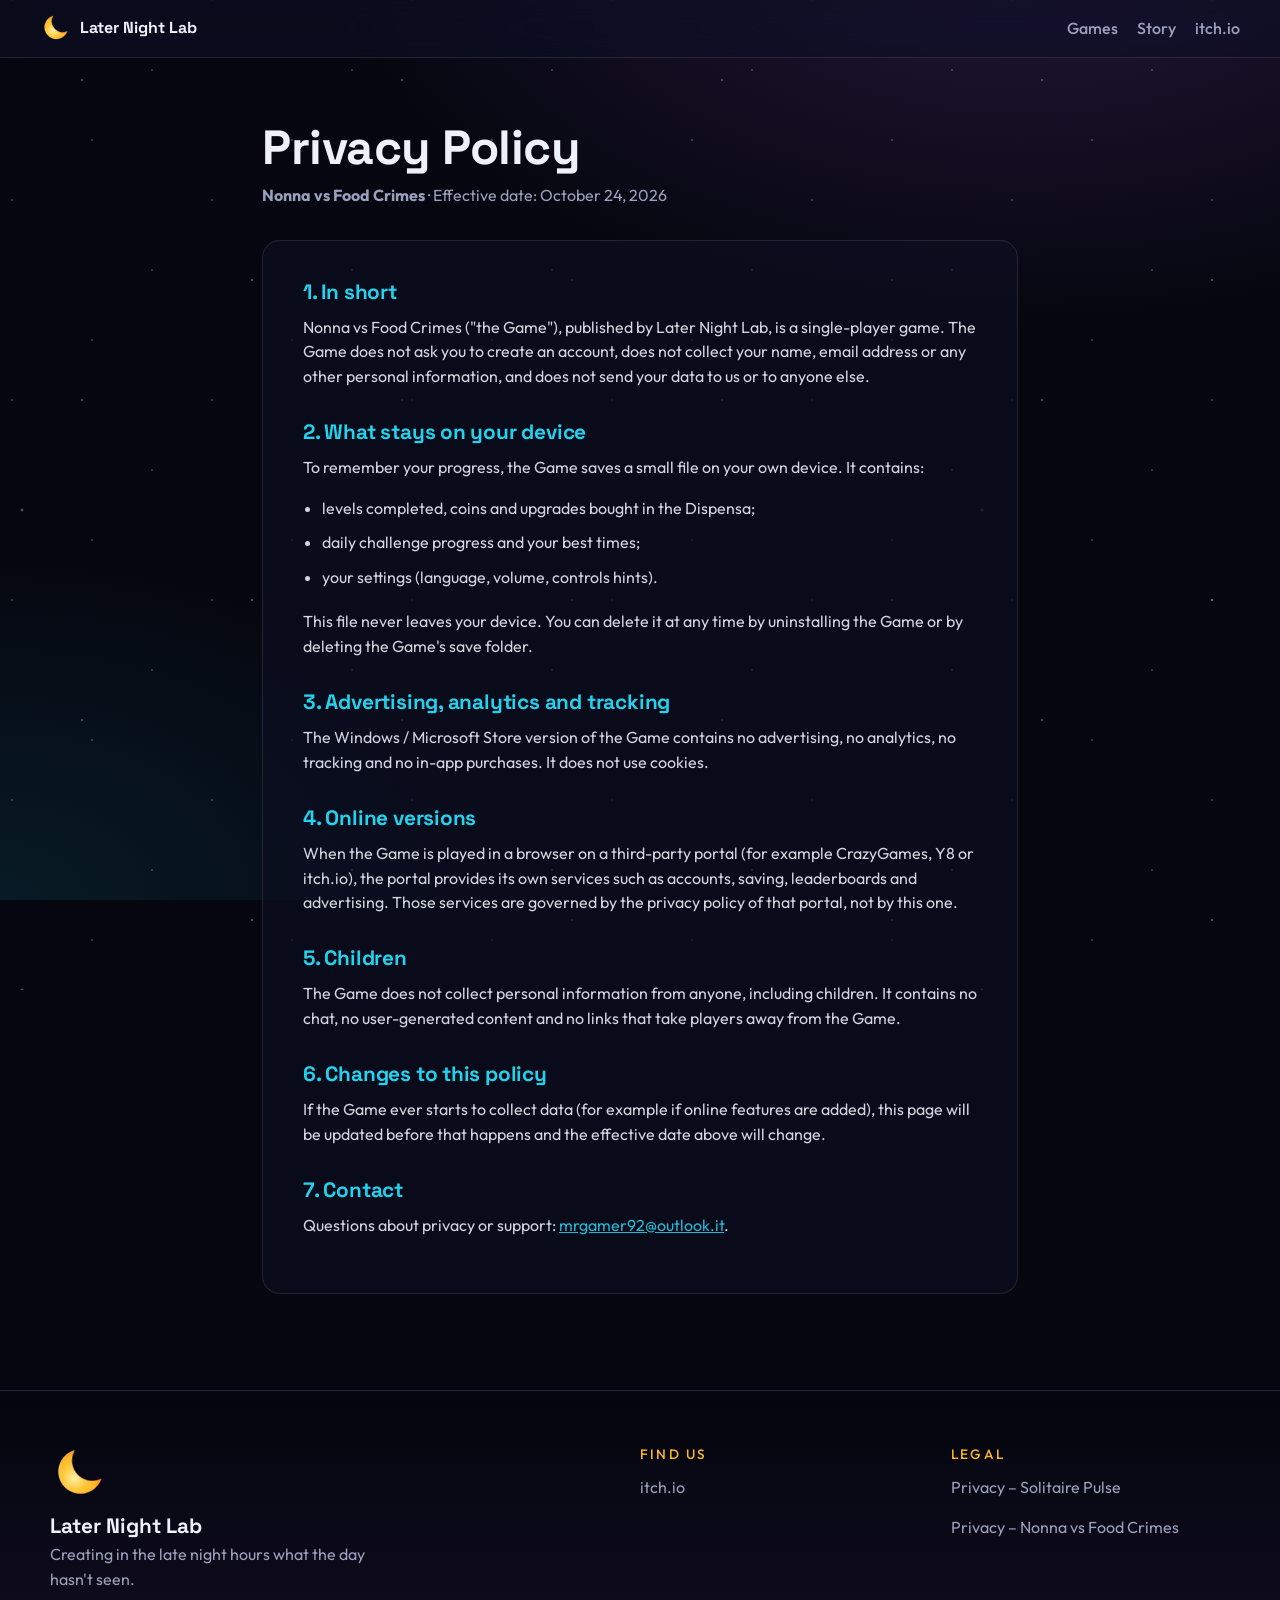
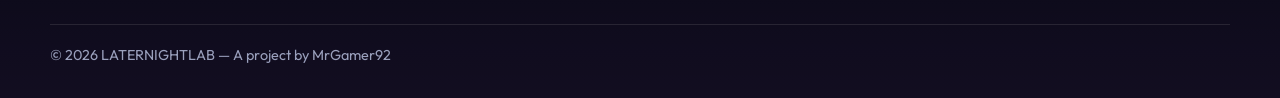
<file: privacy-nonna-vs-food-crimes.html>
<!DOCTYPE html>
<html lang="en">
<head>
  <meta charset="UTF-8">
  <meta name="viewport" content="width=device-width, initial-scale=1.0">
  <title>Privacy Policy - Nonna vs Food Crimes - Later Night Lab</title>
  <meta name="description" content="Privacy policy of Nonna vs Food Crimes by Later Night Lab: the game collects no personal data.">
  <link rel="icon" href="assets/svg/logo-mark.svg" type="image/svg+xml">
  <link rel="preconnect" href="https://fonts.googleapis.com">
  <link rel="preconnect" href="https://fonts.gstatic.com" crossorigin>
  <link href="https://fonts.googleapis.com/css2?family=Outfit:wght@400;500;700&family=Space+Grotesk:wght@500;700&display=swap" rel="stylesheet">
  <link rel="stylesheet" href="assets/css/site.css">
  <link rel="stylesheet" href="assets/css/privacy.css">
</head>
<body>
  <div class="sky" aria-hidden="true"><div class="stars stars-1"></div><div class="stars stars-2"></div><div class="stars stars-3"></div></div>

  <header class="nav">
    <a class="nav-brand" href="index.html" aria-label="Later Night Lab"><img src="assets/svg/logo-mark.svg" alt="" width="30" height="30"><span>Later Night Lab</span></a>
    <nav aria-label="Main">
      <ul class="nav-links">
        <li><a href="index.html#rows">Games</a></li>
        <li><a href="index.html#story">Story</a></li>
        <li><a href="https://laternightlab.itch.io/" target="_blank" rel="noopener">itch.io</a></li>
      </ul>
    </nav>
  </header>

  <main class="privacy">
    <header class="privacy-head">
      <h1>Privacy Policy</h1>
      <p class="privacy-meta"><strong>Nonna vs Food Crimes</strong> &middot; Effective date: October 24, 2026</p>
    </header>
    <div class="privacy-card">
    <section>
        <h2>1. In short</h2>
        <p>Nonna vs Food Crimes ("the Game"), published by Later Night Lab, is a single-player game. The Game does not ask you to create an account, does not collect your name, email address or any other personal information, and does not send your data to us or to anyone else.</p>
    </section>

    <section>
        <h2>2. What stays on your device</h2>
        <p>To remember your progress, the Game saves a small file on your own device. It contains:</p>
        <ul>
            <li>levels completed, coins and upgrades bought in the Dispensa;</li>
            <li>daily challenge progress and your best times;</li>
            <li>your settings (language, volume, controls hints).</li>
        </ul>
        <p>This file never leaves your device. You can delete it at any time by uninstalling the Game or by deleting the Game's save folder.</p>
    </section>

    <section>
        <h2>3. Advertising, analytics and tracking</h2>
        <p>The Windows / Microsoft Store version of the Game contains no advertising, no analytics, no tracking and no in-app purchases. It does not use cookies.</p>
    </section>

    <section>
        <h2>4. Online versions</h2>
        <p>When the Game is played in a browser on a third-party portal (for example CrazyGames, Y8 or itch.io), the portal provides its own services such as accounts, saving, leaderboards and advertising. Those services are governed by the privacy policy of that portal, not by this one.</p>
    </section>

    <section>
        <h2>5. Children</h2>
        <p>The Game does not collect personal information from anyone, including children. It contains no chat, no user-generated content and no links that take players away from the Game.</p>
    </section>

    <section>
        <h2>6. Changes to this policy</h2>
        <p>If the Game ever starts to collect data (for example if online features are added), this page will be updated before that happens and the effective date above will change.</p>
    </section>

    <section>
        <h2>7. Contact</h2>
        <p>Questions about privacy or support: <a href="mailto:mrgamer92@outlook.it">mrgamer92@outlook.it</a>.</p>
    </section>
    </div>
  </main>

  <footer class="site-footer">
    <div class="footer-inner">
      <div class="footer-brand">
        <img src="assets/svg/logo-mark.svg" alt="" width="56" height="56">
        <p class="footer-name">Later Night Lab</p>
        <p class="footer-tag">Creating in the late night hours what the day hasn't seen.</p>
      </div>
      <nav class="footer-group" aria-label="Find us">
        <h2>Find us</h2>
        <ul>
          <li><a href="https://laternightlab.itch.io/" target="_blank" rel="noopener">itch.io</a></li>
        </ul>
      </nav>
      <nav class="footer-group" aria-label="Legal">
        <h2>Legal</h2>
        <ul>
          <li><a href="privacy.html">Privacy &ndash; Solitaire Pulse</a></li>
          <li><a href="privacy-nonna-vs-food-crimes.html" aria-current="page">Privacy &ndash; Nonna vs Food Crimes</a></li>
        </ul>
      </nav>
    </div>
    <p class="footer-copy">&copy; 2026 LATERNIGHTLAB &mdash; A project by MrGamer92</p>
  </footer>
</body>
</html>
</file>
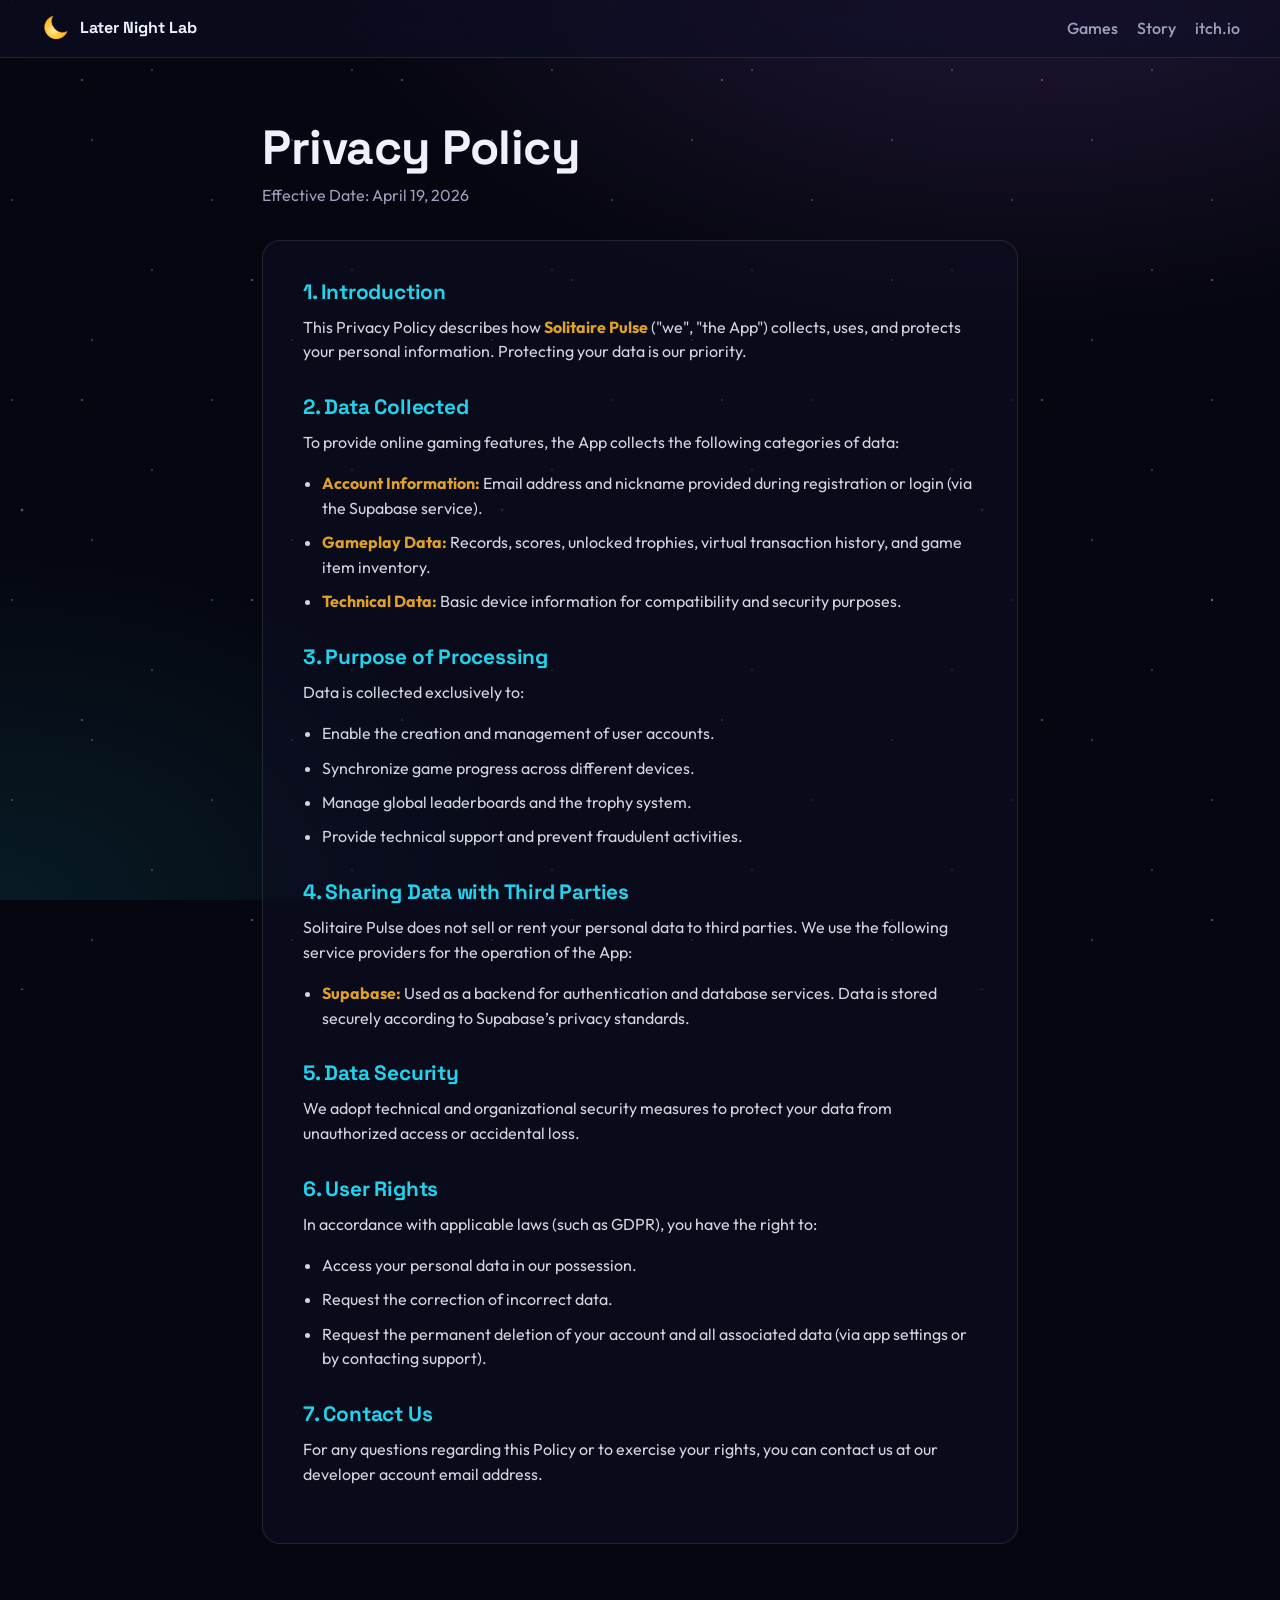
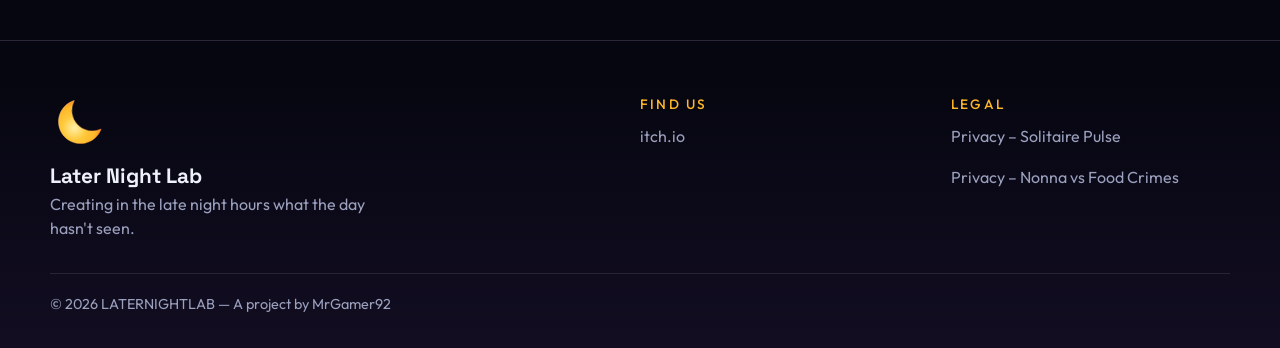
<file: privacy.html>
<!DOCTYPE html>
<html lang="en">
<head>
  <meta charset="UTF-8">
  <meta name="viewport" content="width=device-width, initial-scale=1.0">
  <title>Privacy Policy - Solitaire Pulse - Later Night Lab</title>
  <meta name="description" content="Privacy policy of Solitaire Pulse by Later Night Lab.">
  <link rel="icon" href="assets/svg/logo-mark.svg" type="image/svg+xml">
  <link rel="preconnect" href="https://fonts.googleapis.com">
  <link rel="preconnect" href="https://fonts.gstatic.com" crossorigin>
  <link href="https://fonts.googleapis.com/css2?family=Outfit:wght@400;500;700&family=Space+Grotesk:wght@500;700&display=swap" rel="stylesheet">
  <link rel="stylesheet" href="assets/css/site.css">
  <link rel="stylesheet" href="assets/css/privacy.css">
</head>
<body>
  <div class="sky" aria-hidden="true"><div class="stars stars-1"></div><div class="stars stars-2"></div><div class="stars stars-3"></div></div>

  <header class="nav">
    <a class="nav-brand" href="index.html" aria-label="Later Night Lab"><img src="assets/svg/logo-mark.svg" alt="" width="30" height="30"><span>Later Night Lab</span></a>
    <nav aria-label="Main">
      <ul class="nav-links">
        <li><a href="index.html#rows">Games</a></li>
        <li><a href="index.html#story">Story</a></li>
        <li><a href="https://laternightlab.itch.io/" target="_blank" rel="noopener">itch.io</a></li>
      </ul>
    </nav>
  </header>

  <main class="privacy">
    <header class="privacy-head">
      <h1>Privacy Policy</h1>
      <p class="privacy-meta">Effective Date: April 19, 2026</p>
    </header>
    <div class="privacy-card">
        <h2>1. Introduction</h2>
        <p>This Privacy Policy describes how <strong>Solitaire Pulse</strong> ("we", "the App") collects, uses, and protects your personal information. Protecting your data is our priority.</p>

        <h2>2. Data Collected</h2>
        <p>To provide online gaming features, the App collects the following categories of data:</p>
        <ul>
            <li><strong>Account Information:</strong> Email address and nickname provided during registration or login (via the Supabase service).</li>
            <li><strong>Gameplay Data:</strong> Records, scores, unlocked trophies, virtual transaction history, and game item inventory.</li>
            <li><strong>Technical Data:</strong> Basic device information for compatibility and security purposes.</li>
        </ul>

        <h2>3. Purpose of Processing</h2>
        <p>Data is collected exclusively to:</p>
        <ul>
            <li>Enable the creation and management of user accounts.</li>
            <li>Synchronize game progress across different devices.</li>
            <li>Manage global leaderboards and the trophy system.</li>
            <li>Provide technical support and prevent fraudulent activities.</li>
        </ul>

        <h2>4. Sharing Data with Third Parties</h2>
        <p>Solitaire Pulse does not sell or rent your personal data to third parties. We use the following service providers for the operation of the App:</p>
        <ul>
            <li><strong>Supabase:</strong> Used as a backend for authentication and database services. Data is stored securely according to Supabase’s privacy standards.</li>
        </ul>

        <h2>5. Data Security</h2>
        <p>We adopt technical and organizational security measures to protect your data from unauthorized access or accidental loss.</p>

        <h2>6. User Rights</h2>
        <p>In accordance with applicable laws (such as GDPR), you have the right to:</p>
        <ul>
            <li>Access your personal data in our possession.</li>
            <li>Request the correction of incorrect data.</li>
            <li>Request the permanent deletion of your account and all associated data (via app settings or by contacting support).</li>
        </ul>

        <h2>7. Contact Us</h2>
        <p>For any questions regarding this Policy or to exercise your rights, you can contact us at our developer account email address.</p>
    </div>
  </main>

  <footer class="site-footer">
    <div class="footer-inner">
      <div class="footer-brand">
        <img src="assets/svg/logo-mark.svg" alt="" width="56" height="56">
        <p class="footer-name">Later Night Lab</p>
        <p class="footer-tag">Creating in the late night hours what the day hasn't seen.</p>
      </div>
      <nav class="footer-group" aria-label="Find us">
        <h2>Find us</h2>
        <ul>
          <li><a href="https://laternightlab.itch.io/" target="_blank" rel="noopener">itch.io</a></li>
        </ul>
      </nav>
      <nav class="footer-group" aria-label="Legal">
        <h2>Legal</h2>
        <ul>
          <li><a href="privacy.html" aria-current="page">Privacy &ndash; Solitaire Pulse</a></li>
          <li><a href="privacy-nonna-vs-food-crimes.html">Privacy &ndash; Nonna vs Food Crimes</a></li>
        </ul>
      </nav>
    </div>
    <p class="footer-copy">&copy; 2026 LATERNIGHTLAB &mdash; A project by MrGamer92</p>
  </footer>
</body>
</html>
</file>
<file: assets/css/site.css>
/* LaterNightLab shared foundation. Animate only transform/opacity. */
:root {
  --night: #05060F;
  --night-2: #0b0d1c;
  --cyan: #22D3EE;
  --violet: #B76CFF;
  --amber: #FFB629;
  --ember: #FF5A1F;
  --accent: var(--amber);
  --text: #eef0fa;
  --muted: #9aa0bd;
  --glass: rgba(14, 16, 34, .62);
  --line: rgba(255, 255, 255, .1);
  --radius: 18px;
  --nav-h: 58px;
  --font-display: 'Space Grotesk', 'Outfit', system-ui, sans-serif;
  --font-body: 'Outfit', system-ui, -apple-system, 'Segoe UI', sans-serif;
}

*, *::before, *::after { box-sizing: border-box; }
html { scroll-behavior: smooth; color-scheme: dark; }
body {
  margin: 0;
  min-height: 100vh;
  background: var(--night);
  color: var(--text);
  font-family: var(--font-body);
  line-height: 1.55;
  -webkit-font-smoothing: antialiased;
}
img { max-width: 100%; display: block; }
a { color: inherit; }
h1, h2, h3 { font-family: var(--font-display); line-height: 1.1; margin: 0 0 .5em; letter-spacing: -.01em; }

/* Night sky: three star layers on a fixed backdrop (static; parallax via transform on JS) */
.sky {
  position: fixed; inset: 0; z-index: -1; pointer-events: none;
  background:
    radial-gradient(1200px 700px at 80% -10%, rgba(183, 108, 255, .18), transparent 60%),
    radial-gradient(900px 600px at 0% 100%, rgba(34, 211, 238, .10), transparent 60%),
    var(--night);
}
.sky .stars { position: absolute; inset: -10%; background-repeat: repeat; will-change: transform; }
.sky .stars-1 {
  background-image:
    radial-gradient(1px 1px at 20px 30px, #fff, transparent),
    radial-gradient(1px 1px at 140px 90px, #cfe, transparent),
    radial-gradient(1px 1px at 80px 160px, #fff, transparent);
  background-size: 200px 200px; opacity: .7;
}
.sky .stars-2 {
  background-image:
    radial-gradient(1.5px 1.5px at 60px 50px, #fff, transparent),
    radial-gradient(1.5px 1.5px at 210px 170px, #ffe6a0, transparent);
  background-size: 320px 320px; opacity: .55;
}
.sky .stars-3 {
  background-image: radial-gradient(2px 2px at 150px 120px, #fff, transparent);
  background-size: 480px 480px; opacity: .45;
}

/* Glass nav */
.nav {
  position: sticky; top: 0; z-index: 50;
  display: flex; align-items: center; justify-content: space-between; gap: 1rem;
  min-height: var(--nav-h);
  padding: .7rem clamp(1rem, 4vw, 2.5rem);
  background: var(--glass);
  -webkit-backdrop-filter: blur(14px) saturate(140%);
  backdrop-filter: blur(14px) saturate(140%);
  border-bottom: 1px solid var(--line);
}
.nav-brand { display: flex; align-items: center; gap: .6rem; text-decoration: none; font-family: var(--font-display); font-weight: 700; }
.nav-brand img { width: 30px; height: 30px; }
.nav-links { display: flex; gap: 1.2rem; list-style: none; margin: 0; padding: 0; }
.nav-links a { text-decoration: none; color: var(--muted); font-weight: 500; padding: .3rem 0; transition: color .2s; }
.nav-links a:hover, .nav-links a[aria-current="page"] { color: var(--text); }

/* Buttons */
.btn {
  display: inline-flex; align-items: center; justify-content: center; gap: .5rem;
  min-height: 44px; padding: .6rem 1.2rem;
  border-radius: 999px; border: 1px solid var(--line);
  background: rgba(255, 255, 255, .06); color: var(--text);
  font: 600 1rem var(--font-body); text-decoration: none; cursor: pointer;
  transition: transform .2s ease, background-color .2s ease;
}
.btn:hover { transform: translateY(-2px); background: rgba(255, 255, 255, .12); }
.btn:focus-visible, .nav a:focus-visible, .tile:focus-visible { outline: 2px solid var(--accent); outline-offset: 3px; }
.btn-primary { background: var(--accent); border-color: transparent; color: var(--accent-ink, #0a0a12); }
.btn-primary:hover { background: var(--accent); filter: brightness(1.1); }
.btn.is-disabled { cursor: default; pointer-events: none; background: transparent; color: var(--accent); border: 1px dashed var(--accent); }

/* Layout */
.section { max-width: 1180px; margin: 0 auto; padding: clamp(2.5rem, 7vw, 5rem) clamp(1rem, 4vw, 2rem); }
.row { display: flex; gap: 1.1rem; overflow-x: auto; padding: .5rem .25rem 1.2rem; scroll-snap-type: x proximity; }
.row > * { scroll-snap-align: start; flex: 0 0 auto; }

/* Tile base: tilt via --rx/--ry set by site.js */
.tile {
  --rx: 0deg; --ry: 0deg;
  position: relative; display: block; width: min(280px, 78vw);
  border-radius: var(--radius); overflow: hidden;
  background: var(--night-2); border: 1px solid var(--line);
  text-decoration: none; color: inherit;
  transform: perspective(800px) rotateX(var(--rx)) rotateY(var(--ry));
  transition: transform .15s ease-out, opacity .3s ease;
  box-shadow: 0 10px 30px -12px color-mix(in srgb, var(--accent) 45%, transparent);
}
.tile img { width: 100%; aspect-ratio: 1; object-fit: cover; }
.tile-body { padding: .9rem 1rem 1.1rem; }
.tile-body h3 { margin: 0 0 .25rem; font-size: 1.15rem; }
.tile-body p { margin: 0; color: var(--muted); font-size: .92rem; }

@media (prefers-reduced-motion: reduce) {
  *, *::before, *::after {
    animation: none !important;
    animation-duration: 0s !important;
    transition: none !important;
    scroll-behavior: auto !important;
  }
  .tile { transform: none; }
}

/* ===== Shared store pieces (home rows + title page "More titles") ===== */
.sr-only { position: absolute; width: 1px; height: 1px; overflow: hidden; clip: rect(0 0 0 0); white-space: nowrap; }
html, body { overflow-x: clip; }
@media (max-width: 520px) {
  .nav-brand span { display: none; }
  .nav-links { gap: .8rem; font-size: .92rem; }
}
.store-heading { font-size: clamp(1.4rem, 3.6vw, 2rem); margin: 0 0 .8rem; }
.badges { display: flex; flex-wrap: wrap; gap: .4rem; }
.art-fallback {
  display: flex; align-items: center; justify-content: center; width: 100%; height: 100%;
  background:
    radial-gradient(circle at 30% 25%, color-mix(in srgb, var(--accent) 70%, #fff 10%), transparent 60%),
    linear-gradient(145deg, color-mix(in srgb, var(--accent) 55%, #000), color-mix(in srgb, var(--accent) 18%, var(--night)));
}
.art-fallback span { font: 700 clamp(3rem, 14vw, 7rem) var(--font-display); color: rgba(255, 255, 255, .85); text-shadow: 0 6px 30px rgba(0, 0, 0, .45); }

/* Rows */
.store-row { margin-bottom: clamp(1.5rem, 4vw, 2.5rem); }
.store-row .row {
  gap: 1.3rem; padding: 1.2rem 1rem 1.8rem; margin: 0 -1rem;
  scroll-padding-inline: 1rem; scrollbar-width: thin;
  scroll-snap-type: x mandatory; overscroll-behavior-x: contain; -webkit-overflow-scrolling: touch;
}
.store-tile {
  width: min(250px, 68vw); overflow: visible; background: none; border: 0; box-shadow: none;
  transform-style: preserve-3d;
  transform: perspective(800px) rotateX(var(--rx)) rotateY(var(--ry));
  translate: 0 0; transition: transform .15s ease-out, translate .25s ease, filter .25s ease;
}
.store-tile::before { /* accent glow plate behind the tile */
  content: ''; position: absolute; inset: 6% 4% 0; border-radius: var(--radius); z-index: -1;
  background: var(--accent); filter: blur(26px); opacity: .28; transform: translateZ(-30px);
  transition: opacity .25s ease;
}
.store-tile:hover, .store-tile:focus-visible { translate: 0 -8px; }
.store-tile:hover::before, .store-tile:focus-visible::before { opacity: .55; }
.tile-media { position: relative; transform-style: preserve-3d; }
.tile-art {
  position: relative; aspect-ratio: 4 / 3; overflow: hidden;
  border-radius: var(--radius) var(--radius) 6px 6px;
  border: 1px solid color-mix(in srgb, var(--accent) 40%, var(--line));
  background: var(--night-2);
}
.tile-art::after { content: ''; position: absolute; inset: 0; background: linear-gradient(to top, rgba(5, 6, 15, .55), transparent 55%); pointer-events: none; }
.store-tile .tile-img { width: 100%; height: 100%; aspect-ratio: auto; object-fit: cover; }
.tile-chip {
  position: absolute; left: .7rem; bottom: .7rem; width: 54px; height: 54px; z-index: 2;
  border-radius: 14px; overflow: hidden; border: 2px solid var(--night);
  box-shadow: 0 8px 20px rgba(0, 0, 0, .55), 0 0 18px color-mix(in srgb, var(--accent) 50%, transparent);
  transform: translateZ(40px); background: var(--night-2);
}
.tile-chip-img { width: 100%; height: 100%; aspect-ratio: auto; object-fit: cover; }
.store-tile .tile-body {
  position: relative; margin: -.4rem .5rem 0; padding: .8rem .9rem 1rem; z-index: 1;
  border-radius: 6px 6px var(--radius) var(--radius);
  background: linear-gradient(180deg, color-mix(in srgb, var(--accent) 14%, var(--night-2)), var(--night-2));
  border: 1px solid var(--line); border-top: 0;
  transform: translateZ(14px);
}
.store-tile .tile-body h3 { font-size: 1.1rem; margin: 0 0 .45rem; }
.store-tile .art-fallback span { font-size: 4.5rem; }
@media (prefers-reduced-motion: reduce) {
  .store-tile { transform: none; transition: none; }
  .store-tile:hover, .store-tile:focus-visible { translate: 0 -4px; }
}

/* ===== Footer ===== */
.site-footer { margin-top: clamp(3rem, 8vw, 6rem); border-top: 1px solid var(--line); background: linear-gradient(transparent, rgba(183, 108, 255, .08)); padding: clamp(2rem, 5vw, 3.5rem) clamp(1rem, 4vw, 2rem) 2rem; }
.footer-inner { max-width: 1180px; margin: 0 auto; display: grid; grid-template-columns: 2fr 1fr 1fr; gap: 2rem; }
.footer-name { font: 700 1.3rem var(--font-display); margin: .6rem 0 .2rem; }
.footer-tag { margin: 0; color: var(--muted); max-width: 32ch; }
.footer-group h2 { font-size: .85rem; letter-spacing: .16em; text-transform: uppercase; color: var(--amber); font-family: var(--font-body); font-weight: 500; }
.footer-group ul { list-style: none; margin: 0; padding: 0; display: grid; gap: .3rem; }
.footer-group a { display: inline-block; padding: .35rem 0; color: var(--muted); text-decoration: none; }
.footer-group a:hover, .footer-group a:focus-visible { color: var(--text); }
.footer-copy { max-width: 1180px; margin: 2rem auto 0; padding-top: 1.2rem; border-top: 1px solid var(--line); color: var(--muted); font-size: .9rem; }
@media (max-width: 640px) { .footer-inner { grid-template-columns: minmax(0, 1fr); } }
.badges:empty { display: none; }

/* Kind badge (solid) + platform icon chips (outlined squares): deliberately different shapes. */
.badges { align-items: center; }
.kind-badge {
  font: 700 .72rem var(--font-body); letter-spacing: .08em; text-transform: uppercase;
  padding: .24rem .65rem; border-radius: 999px;
  color: var(--accent-ink, #0a0a12); background: var(--accent);
}
.kind-app { border-radius: 6px; }
.platforms { display: inline-flex; gap: .3rem; }
.plat {
  display: inline-flex; align-items: center; gap: .35rem; min-width: 1.9rem; height: 1.9rem; padding: 0 .4rem;
  justify-content: center; border-radius: 8px; color: var(--text);
  background: rgba(255, 255, 255, .06); border: 1px solid rgba(255, 255, 255, .18);
}
.plat svg { fill: none; stroke: currentColor; stroke-width: 1.7; stroke-linecap: round; stroke-linejoin: round; flex: none; }
.plat-label { font: 600 .74rem var(--font-body); letter-spacing: .03em; }
.platforms--labeled .plat { padding: 0 .65rem; }
</file>
<file: assets/css/privacy.css>
/* Privacy pages: readable long-form layout on the shared site look. */
.privacy { max-width: 820px; margin: 0 auto; padding: clamp(2rem, 6vw, 4rem) clamp(1rem, 4vw, 2rem) 0; }
.privacy-head { margin-bottom: 2rem; }
.privacy-head h1 { font-size: clamp(2rem, 6vw, 3rem); margin-bottom: .5rem; }
.privacy-meta { color: var(--muted); margin: 0; }
.privacy-card { background: var(--glass); border: 1px solid var(--line); border-radius: var(--radius); padding: clamp(1.25rem, 4vw, 2.5rem); }
.privacy-card section { margin: 0; }
.privacy-card section + section { margin-top: 1.5rem; }
.privacy-card h2 { font-size: 1.3rem; margin: 2rem 0 .7rem; color: var(--cyan); }
.privacy-card > h2:first-child, .privacy-card section:first-child h2 { margin-top: 0; }
.privacy-card p, .privacy-card li { color: var(--text); opacity: .88; }
.privacy-card p { margin: 0 0 1rem; }
.privacy-card ul { margin: 0 0 1.25rem; padding-left: 1.2rem; }
.privacy-card li { margin-bottom: .6rem; }
.privacy-card strong { color: var(--amber); font-weight: 700; }
.privacy-card a { color: var(--cyan); }
</file>
